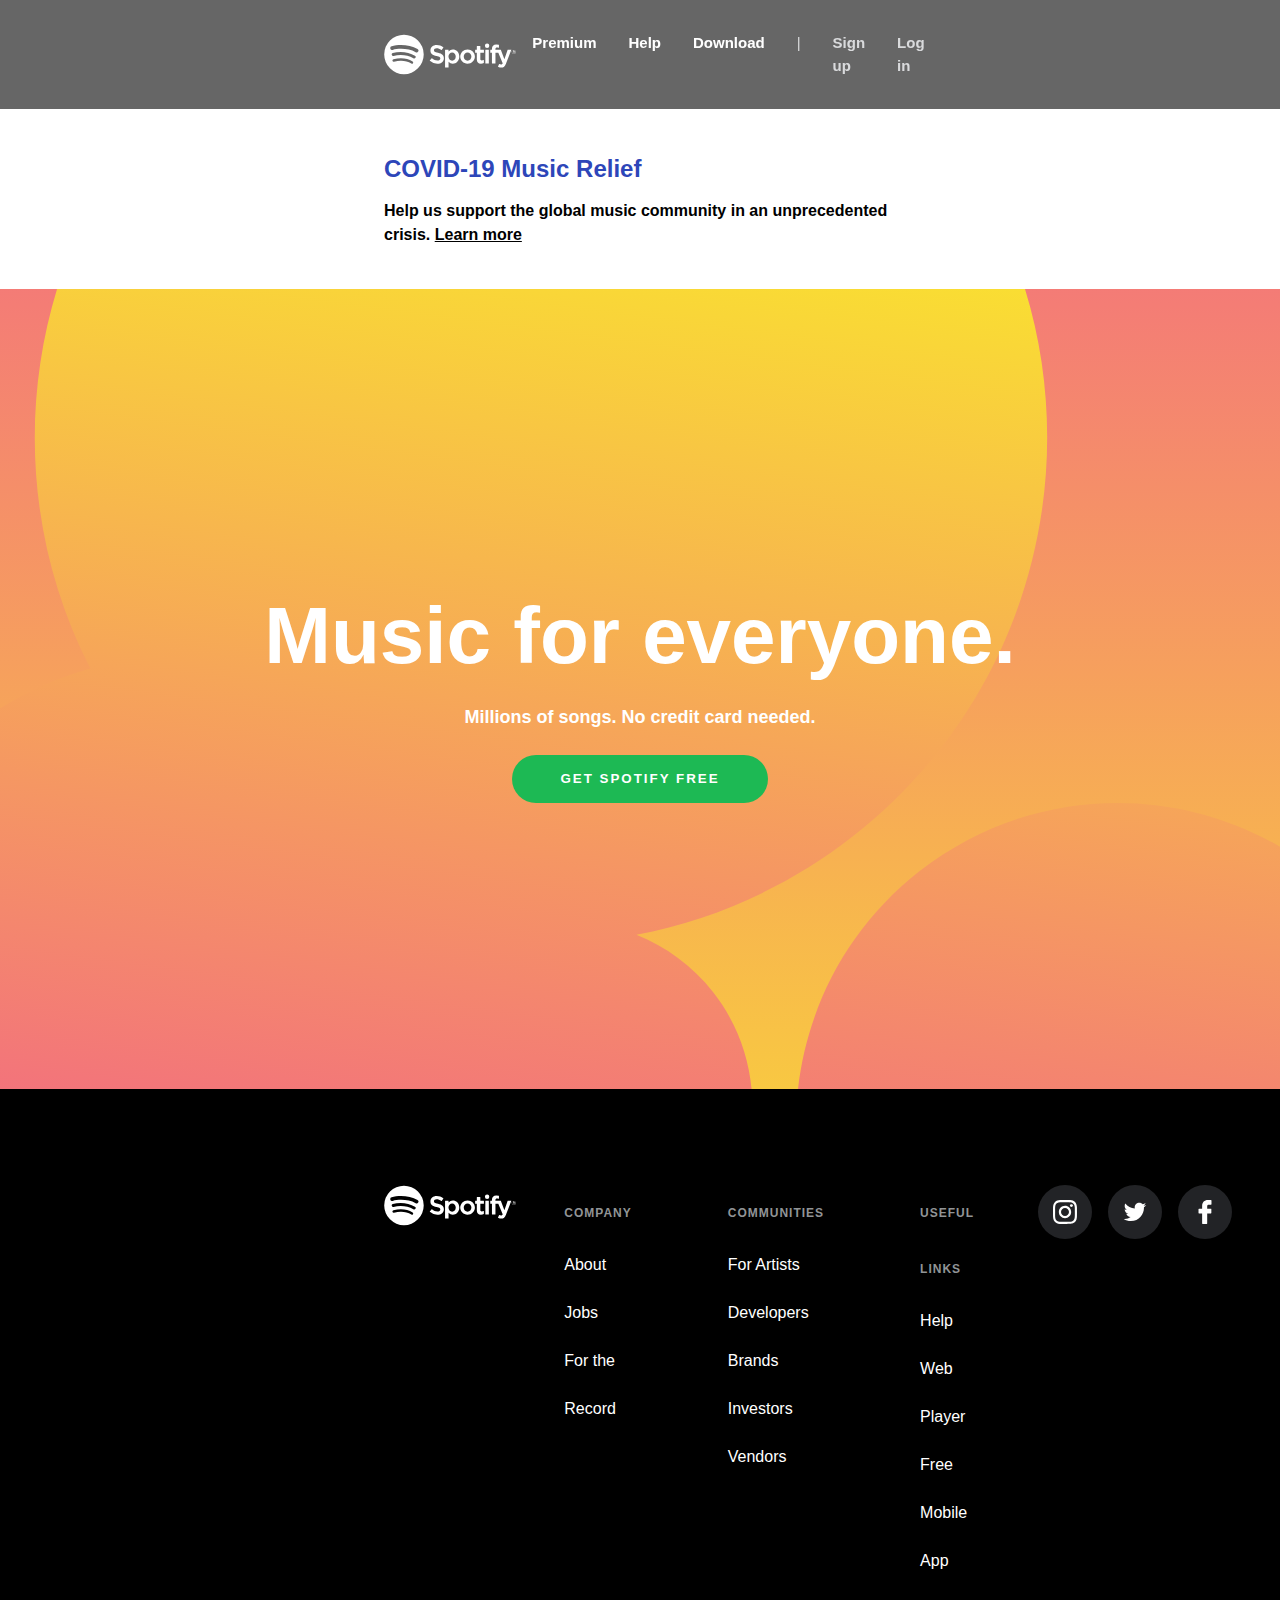
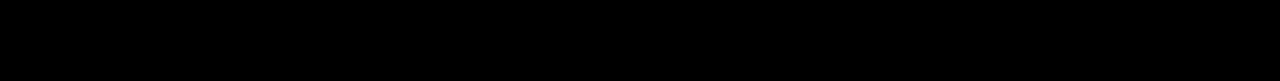
<file: Home/index.html>
<!DOCTYPE html>
<html lang="en">

<head>
    <meta charset="UTF-8">
    <meta name="viewport" content="width=device-width, initial-scale=1.0">
    <title>Music for everyone - Spotify</title>
    <link rel="icon" href="../logo.png">
    <link href="https://fonts.googleapis.com/css2?family=Alatsi" rel="stylesheet">
    <link rel="stylesheet" href="../base.css">
    <link rel="stylesheet" href="../header.css">
    <link rel="stylesheet" href="../button.css">
    <link rel="stylesheet" href="style.css">
    

</head>

<body>
    <main>
        <header>
            <div class="logo">
                <svg viewBox="0 0 63 20" xmlns="http://www.w3.org/2000/svg" preserveAspectRatio="xMidYMin meet">
                    <g fill-rule="evenodd" class="svelte-1gcdbl9">
                        <path
                            d="M61.842 9.506a1.02 1.02 0 0 1-1.023-1.024c0-.562.453-1.03 1.029-1.03a1.02 1.02 0 0 1 1.023 1.024 1.03 1.03 0 0 1-1.029 1.03m.006-1.952a.915.915 0 0 0-.922.928c0 .51.394.921.916.921a.916.916 0 0 0 .922-.927.908.908 0 0 0-.916-.922m.226 1.027l.29.406h-.244l-.26-.372h-.225v.372h-.204V7.912h.48c.249 0 .413.128.413.343 0 .176-.102.284-.25.326m-.172-.485h-.267v.34h.267c.133 0 .212-.065.212-.17 0-.11-.08-.17-.212-.17m-12.804-3.52a1.043 1.043 0 1 0-.001 2.086 1.043 1.043 0 0 0 0-2.087m.72 2.89h-1.454a.107.107 0 0 0-.106.107v6.346c0 .06.047.107.106.107h1.455a.107.107 0 0 0 .107-.107V7.572a.107.107 0 0 0-.107-.107m3.233.006v-.2c0-.592.227-.856.736-.856.303 0 .546.06.82.152a.106.106 0 0 0 .14-.102V5.24a.107.107 0 0 0-.076-.102 3.993 3.993 0 0 0-1.21-.174c-1.343 0-2.053.757-2.053 2.188v.308h-.699a.107.107 0 0 0-.107.106v1.257c0 .059.048.107.107.107h.699v4.99c0 .058.047.106.106.106h1.455a.107.107 0 0 0 .106-.107v-4.99h1.358l2.081 4.99c-.236.523-.468.628-.785.628-.257 0-.527-.077-.803-.228a.109.109 0 0 0-.084-.008.106.106 0 0 0-.063.058l-.493 1.081a.106.106 0 0 0 .045.138c.515.279.98.398 1.554.398 1.074 0 1.668-.5 2.191-1.847L60.6 7.617a.106.106 0 0 0-.099-.146h-1.514a.107.107 0 0 0-.1.072l-1.552 4.431-1.7-4.434a.106.106 0 0 0-.099-.069h-2.485m-5.577-.006h-1.6V5.828a.106.106 0 0 0-.107-.106h-1.455a.107.107 0 0 0-.106.106v1.637h-.7a.106.106 0 0 0-.106.107v1.25c0 .059.048.107.106.107h.7v3.234c0 1.308.65 1.97 1.934 1.97.522 0 .954-.107 1.362-.338a.106.106 0 0 0 .054-.093v-1.19a.106.106 0 0 0-.154-.096c-.28.141-.551.206-.854.206-.467 0-.675-.211-.675-.686V8.929h1.6a.106.106 0 0 0 .107-.107v-1.25a.106.106 0 0 0-.106-.107m-7.671-.133c-1.96 0-3.497 1.51-3.497 3.437 0 1.907 1.526 3.4 3.473 3.4 1.967 0 3.508-1.504 3.508-3.424 0-1.914-1.53-3.413-3.484-3.413m0 5.362c-1.043 0-1.83-.838-1.83-1.95 0-1.115.76-1.924 1.806-1.924 1.05 0 1.84.838 1.84 1.95 0 1.115-.763 1.924-1.816 1.924m-7.014-5.362c-.82 0-1.492.323-2.046.984v-.744a.107.107 0 0 0-.106-.107h-1.455a.107.107 0 0 0-.106.107v8.27c0 .058.048.106.106.106h1.455a.107.107 0 0 0 .106-.106v-2.61c.555.621 1.227.925 2.046.925 1.522 0 3.063-1.172 3.063-3.412s-1.54-3.413-3.063-3.413m1.372 3.413c0 1.14-.703 1.937-1.709 1.937-.995 0-1.745-.833-1.745-1.937s.75-1.937 1.745-1.937c.99 0 1.71.814 1.71 1.937m-8.437-1.81c-1.624-.388-1.913-.66-1.913-1.231 0-.54.508-.903 1.264-.903.732 0 1.459.275 2.22.843a.107.107 0 0 0 .15-.023l.794-1.119a.107.107 0 0 0-.02-.144c-.906-.728-1.927-1.081-3.12-1.081-1.755 0-2.98 1.052-2.98 2.559 0 1.615 1.057 2.187 2.884 2.628 1.554.358 1.817.658 1.817 1.195 0 .594-.53.963-1.385.963-.948 0-1.721-.32-2.587-1.068a.11.11 0 0 0-.078-.026.105.105 0 0 0-.073.038l-.89 1.058a.105.105 0 0 0 .011.148 5.303 5.303 0 0 0 3.581 1.373c1.89 0 3.112-1.033 3.112-2.631 0-1.351-.807-2.098-2.787-2.58M9.507.305a9.41 9.41 0 1 0 0 18.82 9.41 9.41 0 0 0 0-18.82m4.316 13.572a.586.586 0 0 1-.807.195c-2.21-1.35-4.99-1.655-8.266-.907a.586.586 0 1 1-.261-1.143c3.584-.82 6.659-.467 9.139 1.049.276.169.363.53.195.806m1.15-2.562a.734.734 0 0 1-1.008.242c-2.529-1.555-6.385-2.005-9.377-1.097a.735.735 0 0 1-.426-1.404c3.418-1.037 7.666-.534 10.57 1.25a.734.734 0 0 1 .242 1.01m.1-2.669C12.04 6.846 7.036 6.68 4.141 7.56a.88.88 0 1 1-.511-1.684c3.323-1.01 8.849-.814 12.34 1.258a.88.88 0 0 1-.898 1.514">
                        </path>
                    </g>
                </svg>
            </div>

            <div class="navigation">
                <ul>
                    <li><a href="premium.html">Premium</a></li>
                    <li><a href="https://www.spotify.com/bg/premium/?checkout=false">Help</a></li>
                    <li><a href="https://www.spotify.com/bg/premium/?checkout=false">Download</a></li>
                    <li class="separator">|</li>
                    <li class="signup"><a href="https://www.spotify.com/bg/premium/?checkout=false">Sign up</a></li>
                    <li class="login"><a href="https://www.spotify.com/bg/premium/?checkout=false">Log in</a></li>

                </ul>
            </div>
        </header>

        <div class="covid-19">
            <div class="title">
                COVID-19 Music Relief
            </div>

            <div class="description">
                Help us support the global music community in an unprecedented crisis. <a href="covid.html">Learn more</a>
            </div>

        </div>

        <section>
            <div class="background">

            </div>
            <div class="body">
                <h1>
                    Music for everyone.
                </h1>

                <h4>
                    Millions of songs. No credit card needed.
                </h4>

                <button class="button">
                    GET SPOTIFY FREE
                </button>
            </div>
        </section>

        <footer>
            <div class="logo">
                <svg viewBox="0 0 63 20" xmlns="http://www.w3.org/2000/svg" preserveAspectRatio="xMidYMin meet">
                    <g fill-rule="evenodd" class="svelte-1gcdbl9">
                        <path
                            d="M61.842 9.506a1.02 1.02 0 0 1-1.023-1.024c0-.562.453-1.03 1.029-1.03a1.02 1.02 0 0 1 1.023 1.024 1.03 1.03 0 0 1-1.029 1.03m.006-1.952a.915.915 0 0 0-.922.928c0 .51.394.921.916.921a.916.916 0 0 0 .922-.927.908.908 0 0 0-.916-.922m.226 1.027l.29.406h-.244l-.26-.372h-.225v.372h-.204V7.912h.48c.249 0 .413.128.413.343 0 .176-.102.284-.25.326m-.172-.485h-.267v.34h.267c.133 0 .212-.065.212-.17 0-.11-.08-.17-.212-.17m-12.804-3.52a1.043 1.043 0 1 0-.001 2.086 1.043 1.043 0 0 0 0-2.087m.72 2.89h-1.454a.107.107 0 0 0-.106.107v6.346c0 .06.047.107.106.107h1.455a.107.107 0 0 0 .107-.107V7.572a.107.107 0 0 0-.107-.107m3.233.006v-.2c0-.592.227-.856.736-.856.303 0 .546.06.82.152a.106.106 0 0 0 .14-.102V5.24a.107.107 0 0 0-.076-.102 3.993 3.993 0 0 0-1.21-.174c-1.343 0-2.053.757-2.053 2.188v.308h-.699a.107.107 0 0 0-.107.106v1.257c0 .059.048.107.107.107h.699v4.99c0 .058.047.106.106.106h1.455a.107.107 0 0 0 .106-.107v-4.99h1.358l2.081 4.99c-.236.523-.468.628-.785.628-.257 0-.527-.077-.803-.228a.109.109 0 0 0-.084-.008.106.106 0 0 0-.063.058l-.493 1.081a.106.106 0 0 0 .045.138c.515.279.98.398 1.554.398 1.074 0 1.668-.5 2.191-1.847L60.6 7.617a.106.106 0 0 0-.099-.146h-1.514a.107.107 0 0 0-.1.072l-1.552 4.431-1.7-4.434a.106.106 0 0 0-.099-.069h-2.485m-5.577-.006h-1.6V5.828a.106.106 0 0 0-.107-.106h-1.455a.107.107 0 0 0-.106.106v1.637h-.7a.106.106 0 0 0-.106.107v1.25c0 .059.048.107.106.107h.7v3.234c0 1.308.65 1.97 1.934 1.97.522 0 .954-.107 1.362-.338a.106.106 0 0 0 .054-.093v-1.19a.106.106 0 0 0-.154-.096c-.28.141-.551.206-.854.206-.467 0-.675-.211-.675-.686V8.929h1.6a.106.106 0 0 0 .107-.107v-1.25a.106.106 0 0 0-.106-.107m-7.671-.133c-1.96 0-3.497 1.51-3.497 3.437 0 1.907 1.526 3.4 3.473 3.4 1.967 0 3.508-1.504 3.508-3.424 0-1.914-1.53-3.413-3.484-3.413m0 5.362c-1.043 0-1.83-.838-1.83-1.95 0-1.115.76-1.924 1.806-1.924 1.05 0 1.84.838 1.84 1.95 0 1.115-.763 1.924-1.816 1.924m-7.014-5.362c-.82 0-1.492.323-2.046.984v-.744a.107.107 0 0 0-.106-.107h-1.455a.107.107 0 0 0-.106.107v8.27c0 .058.048.106.106.106h1.455a.107.107 0 0 0 .106-.106v-2.61c.555.621 1.227.925 2.046.925 1.522 0 3.063-1.172 3.063-3.412s-1.54-3.413-3.063-3.413m1.372 3.413c0 1.14-.703 1.937-1.709 1.937-.995 0-1.745-.833-1.745-1.937s.75-1.937 1.745-1.937c.99 0 1.71.814 1.71 1.937m-8.437-1.81c-1.624-.388-1.913-.66-1.913-1.231 0-.54.508-.903 1.264-.903.732 0 1.459.275 2.22.843a.107.107 0 0 0 .15-.023l.794-1.119a.107.107 0 0 0-.02-.144c-.906-.728-1.927-1.081-3.12-1.081-1.755 0-2.98 1.052-2.98 2.559 0 1.615 1.057 2.187 2.884 2.628 1.554.358 1.817.658 1.817 1.195 0 .594-.53.963-1.385.963-.948 0-1.721-.32-2.587-1.068a.11.11 0 0 0-.078-.026.105.105 0 0 0-.073.038l-.89 1.058a.105.105 0 0 0 .011.148 5.303 5.303 0 0 0 3.581 1.373c1.89 0 3.112-1.033 3.112-2.631 0-1.351-.807-2.098-2.787-2.58M9.507.305a9.41 9.41 0 1 0 0 18.82 9.41 9.41 0 0 0 0-18.82m4.316 13.572a.586.586 0 0 1-.807.195c-2.21-1.35-4.99-1.655-8.266-.907a.586.586 0 1 1-.261-1.143c3.584-.82 6.659-.467 9.139 1.049.276.169.363.53.195.806m1.15-2.562a.734.734 0 0 1-1.008.242c-2.529-1.555-6.385-2.005-9.377-1.097a.735.735 0 0 1-.426-1.404c3.418-1.037 7.666-.534 10.57 1.25a.734.734 0 0 1 .242 1.01m.1-2.669C12.04 6.846 7.036 6.68 4.141 7.56a.88.88 0 1 1-.511-1.684c3.323-1.01 8.849-.814 12.34 1.258a.88.88 0 0 1-.898 1.514">
                        </path>
                    </g>
                </svg>
            </div>

            <div class="links">
                <div class="list">
                    <div class="title">
                        Company
                    </div>
                    <ul>
                        <li>About</li>
                        <li>Jobs</li>
                        <li>For the Record</li>
                    </ul>
                </div>

                <div class="list">
                    <div class="title">
                        Communities
                    </div>
                    <ul>
                        <li>For Artists</li>
                        <li>Developers</li>
                        <li>Brands</li>
                        <li>Investors</li>
                        <li>Vendors</li>
                    </ul>
                </div>

                <div class="list">
                    <div class="title">
                        Useful Links
                    </div>
                    <ul>
                        <li>Help</li>
                        <li>Web Player</li>
                        <li>Free Mobile App</li>
                    </ul>
                </div>
            </div>

            <div class="icons">
                <div class="icon">
                    <svg xmlns="http://www.w3.org/2000/svg" viewBox="0 0 24 24"><path d="m12.004 5.838c-3.403 0-6.158 2.758-6.158 6.158 0 3.403 2.758 6.158 6.158 6.158 3.403 0 6.158-2.758 6.158-6.158 0-3.403-2.758-6.158-6.158-6.158zm0 10.155c-2.209 0-3.997-1.789-3.997-3.997s1.789-3.997 3.997-3.997 3.997 1.789 3.997 3.997c.001 2.208-1.788 3.997-3.997 3.997z"/><path d="m16.948.076c-2.208-.103-7.677-.098-9.887 0-1.942.091-3.655.56-5.036 1.941-2.308 2.308-2.013 5.418-2.013 9.979 0 4.668-.26 7.706 2.013 9.979 2.317 2.316 5.472 2.013 9.979 2.013 4.624 0 6.22.003 7.855-.63 2.223-.863 3.901-2.85 4.065-6.419.104-2.209.098-7.677 0-9.887-.198-4.213-2.459-6.768-6.976-6.976zm3.495 20.372c-1.513 1.513-3.612 1.378-8.468 1.378-5 0-7.005.074-8.468-1.393-1.685-1.677-1.38-4.37-1.38-8.453 0-5.525-.567-9.504 4.978-9.788 1.274-.045 1.649-.06 4.856-.06l.045.03c5.329 0 9.51-.558 9.761 4.986.057 1.265.07 1.645.07 4.847-.001 4.942.093 6.959-1.394 8.453z"/><circle cx="18.406" cy="5.595" r="1.439"/></svg>
                </div>

                <div class="icon">
                    <svg xmlns="http://www.w3.org/2000/svg" viewBox="-21 -81 681.33464 681"><path d="m200.964844 515.292969c241.050781 0 372.871094-199.703125 372.871094-372.871094 0-5.671875-.117188-11.320313-.371094-16.9375 25.585937-18.5 47.824218-41.585937 65.371094-67.863281-23.480469 10.441406-48.753907 17.460937-75.257813 20.636718 27.054687-16.230468 47.828125-41.894531 57.625-72.488281-25.320313 15.011719-53.363281 25.917969-83.214844 31.808594-23.914062-25.472656-57.964843-41.402344-95.664062-41.402344-72.367188 0-131.058594 58.6875-131.058594 131.03125 0 10.289063 1.152344 20.289063 3.398437 29.882813-108.917968-5.480469-205.503906-57.625-270.132812-136.921875-11.25 19.363281-17.742188 41.863281-17.742188 65.871093 0 45.460938 23.136719 85.605469 58.316407 109.082032-21.5-.660156-41.695313-6.5625-59.351563-16.386719-.019531.550781-.019531 1.085937-.019531 1.671875 0 63.46875 45.171875 116.460938 105.144531 128.46875-11.015625 2.996094-22.605468 4.609375-34.558594 4.609375-8.429687 0-16.648437-.828125-24.632812-2.363281 16.683594 52.070312 65.066406 89.960937 122.425781 91.023437-44.855469 35.15625-101.359375 56.097657-162.769531 56.097657-10.5625 0-21.003906-.605469-31.2617188-1.816407 57.9999998 37.175781 126.8710938 58.871094 200.8867188 58.871094"/></svg>
                </div>

                <div class="icon">
                    <svg xmlns="http://www.w3.org/2000/svg" viewBox="0 0 96.124 96.123">
                        <g>
                            <path d="M72.089,0.02L59.624,0C45.62,0,36.57,9.285,36.57,23.656v10.907H24.037c-1.083,0-1.96,0.878-1.96,1.961v15.803
                                c0,1.083,0.878,1.96,1.96,1.96h12.533v39.876c0,1.083,0.877,1.96,1.96,1.96h16.352c1.083,0,1.96-0.878,1.96-1.96V54.287h14.654
                                c1.083,0,1.96-0.877,1.96-1.96l0.006-15.803c0-0.52-0.207-1.018-0.574-1.386c-0.367-0.368-0.867-0.575-1.387-0.575H56.842v-9.246
                                c0-4.444,1.059-6.7,6.848-6.7l8.397-0.003c1.082,0,1.959-0.878,1.959-1.96V1.98C74.046,0.899,73.17,0.022,72.089,0.02z"/>
                        </g>
                        </svg>
                </div>
            </div>

        </footer>

    </main>
</body>

</html>
</file>
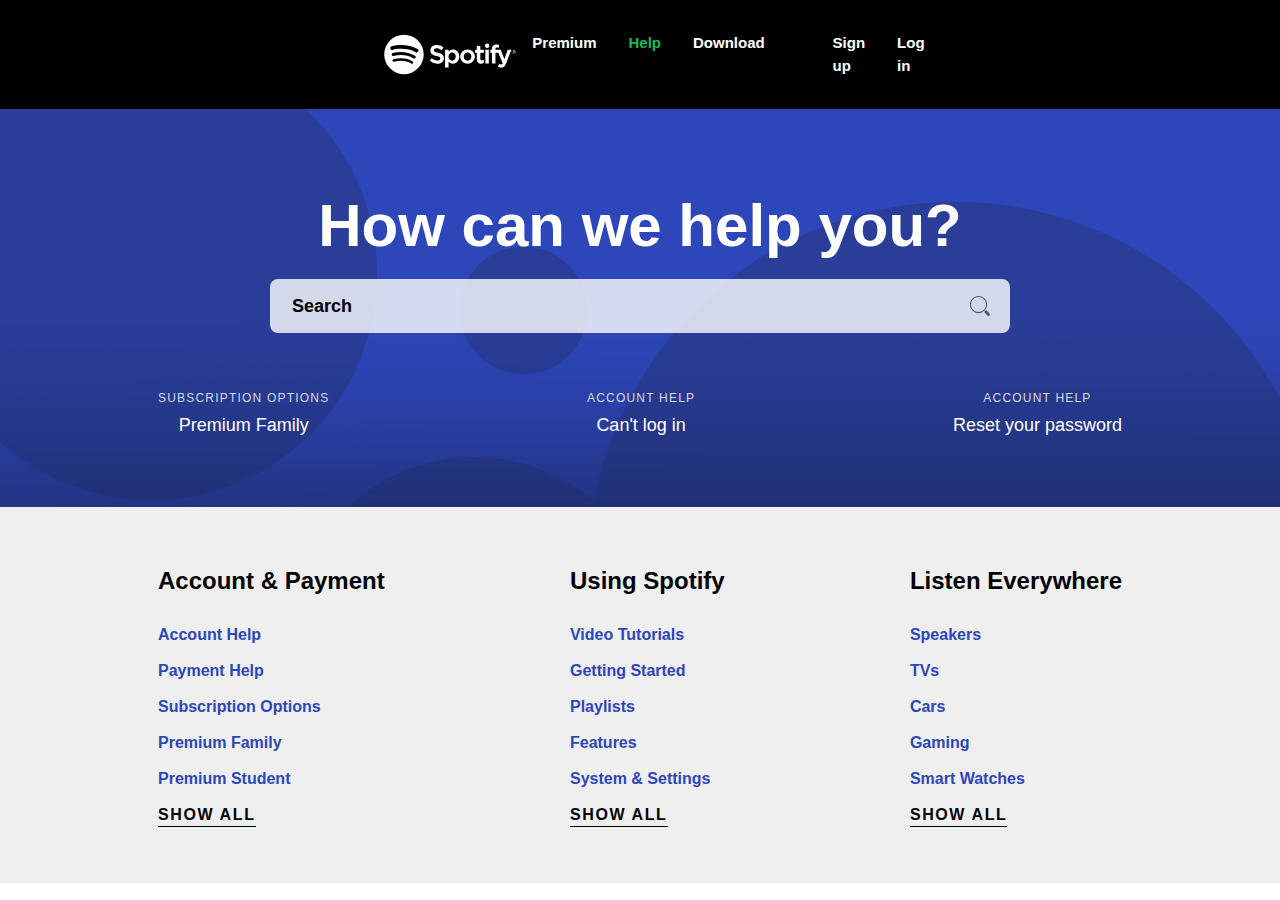
<file: Help/help.html>
<!DOCTYPE html>
<html lang="en">

<head>
    <meta charset="UTF-8">
    <meta name="viewport" content="width=device-width, initial-scale=1.0">
    <title>Document</title>
    <link rel="stylesheet" href="../base.css">
    <link rel="stylesheet" href="../header.css">
    <link rel="stylesheet" href="../button.css">
    <link rel="stylesheet" href="help.css">

</head>

<body>
    <header>
        <div class="logo">
            <svg viewBox="0 0 63 20" xmlns="http://www.w3.org/2000/svg" preserveAspectRatio="xMidYMin meet">
                <g fill-rule="evenodd" class="svelte-1gcdbl9">
                    <path
                        d="M61.842 9.506a1.02 1.02 0 0 1-1.023-1.024c0-.562.453-1.03 1.029-1.03a1.02 1.02 0 0 1 1.023 1.024 1.03 1.03 0 0 1-1.029 1.03m.006-1.952a.915.915 0 0 0-.922.928c0 .51.394.921.916.921a.916.916 0 0 0 .922-.927.908.908 0 0 0-.916-.922m.226 1.027l.29.406h-.244l-.26-.372h-.225v.372h-.204V7.912h.48c.249 0 .413.128.413.343 0 .176-.102.284-.25.326m-.172-.485h-.267v.34h.267c.133 0 .212-.065.212-.17 0-.11-.08-.17-.212-.17m-12.804-3.52a1.043 1.043 0 1 0-.001 2.086 1.043 1.043 0 0 0 0-2.087m.72 2.89h-1.454a.107.107 0 0 0-.106.107v6.346c0 .06.047.107.106.107h1.455a.107.107 0 0 0 .107-.107V7.572a.107.107 0 0 0-.107-.107m3.233.006v-.2c0-.592.227-.856.736-.856.303 0 .546.06.82.152a.106.106 0 0 0 .14-.102V5.24a.107.107 0 0 0-.076-.102 3.993 3.993 0 0 0-1.21-.174c-1.343 0-2.053.757-2.053 2.188v.308h-.699a.107.107 0 0 0-.107.106v1.257c0 .059.048.107.107.107h.699v4.99c0 .058.047.106.106.106h1.455a.107.107 0 0 0 .106-.107v-4.99h1.358l2.081 4.99c-.236.523-.468.628-.785.628-.257 0-.527-.077-.803-.228a.109.109 0 0 0-.084-.008.106.106 0 0 0-.063.058l-.493 1.081a.106.106 0 0 0 .045.138c.515.279.98.398 1.554.398 1.074 0 1.668-.5 2.191-1.847L60.6 7.617a.106.106 0 0 0-.099-.146h-1.514a.107.107 0 0 0-.1.072l-1.552 4.431-1.7-4.434a.106.106 0 0 0-.099-.069h-2.485m-5.577-.006h-1.6V5.828a.106.106 0 0 0-.107-.106h-1.455a.107.107 0 0 0-.106.106v1.637h-.7a.106.106 0 0 0-.106.107v1.25c0 .059.048.107.106.107h.7v3.234c0 1.308.65 1.97 1.934 1.97.522 0 .954-.107 1.362-.338a.106.106 0 0 0 .054-.093v-1.19a.106.106 0 0 0-.154-.096c-.28.141-.551.206-.854.206-.467 0-.675-.211-.675-.686V8.929h1.6a.106.106 0 0 0 .107-.107v-1.25a.106.106 0 0 0-.106-.107m-7.671-.133c-1.96 0-3.497 1.51-3.497 3.437 0 1.907 1.526 3.4 3.473 3.4 1.967 0 3.508-1.504 3.508-3.424 0-1.914-1.53-3.413-3.484-3.413m0 5.362c-1.043 0-1.83-.838-1.83-1.95 0-1.115.76-1.924 1.806-1.924 1.05 0 1.84.838 1.84 1.95 0 1.115-.763 1.924-1.816 1.924m-7.014-5.362c-.82 0-1.492.323-2.046.984v-.744a.107.107 0 0 0-.106-.107h-1.455a.107.107 0 0 0-.106.107v8.27c0 .058.048.106.106.106h1.455a.107.107 0 0 0 .106-.106v-2.61c.555.621 1.227.925 2.046.925 1.522 0 3.063-1.172 3.063-3.412s-1.54-3.413-3.063-3.413m1.372 3.413c0 1.14-.703 1.937-1.709 1.937-.995 0-1.745-.833-1.745-1.937s.75-1.937 1.745-1.937c.99 0 1.71.814 1.71 1.937m-8.437-1.81c-1.624-.388-1.913-.66-1.913-1.231 0-.54.508-.903 1.264-.903.732 0 1.459.275 2.22.843a.107.107 0 0 0 .15-.023l.794-1.119a.107.107 0 0 0-.02-.144c-.906-.728-1.927-1.081-3.12-1.081-1.755 0-2.98 1.052-2.98 2.559 0 1.615 1.057 2.187 2.884 2.628 1.554.358 1.817.658 1.817 1.195 0 .594-.53.963-1.385.963-.948 0-1.721-.32-2.587-1.068a.11.11 0 0 0-.078-.026.105.105 0 0 0-.073.038l-.89 1.058a.105.105 0 0 0 .011.148 5.303 5.303 0 0 0 3.581 1.373c1.89 0 3.112-1.033 3.112-2.631 0-1.351-.807-2.098-2.787-2.58M9.507.305a9.41 9.41 0 1 0 0 18.82 9.41 9.41 0 0 0 0-18.82m4.316 13.572a.586.586 0 0 1-.807.195c-2.21-1.35-4.99-1.655-8.266-.907a.586.586 0 1 1-.261-1.143c3.584-.82 6.659-.467 9.139 1.049.276.169.363.53.195.806m1.15-2.562a.734.734 0 0 1-1.008.242c-2.529-1.555-6.385-2.005-9.377-1.097a.735.735 0 0 1-.426-1.404c3.418-1.037 7.666-.534 10.57 1.25a.734.734 0 0 1 .242 1.01m.1-2.669C12.04 6.846 7.036 6.68 4.141 7.56a.88.88 0 1 1-.511-1.684c3.323-1.01 8.849-.814 12.34 1.258a.88.88 0 0 1-.898 1.514">
                    </path>
                </g>
            </svg>
        </div>

        <div class="navigation">
            <ul>
                <li><a href="premium.html">Premium</a></li>
                <li class="is-active"><a href="https://www.spotify.com/bg/premium/?checkout=false">Help</a></li>
                <li><a href="https://www.spotify.com/bg/premium/?checkout=false">Download</a></li>
                <li class="separator">|</li>
                <li class="signup"><a href="https://www.spotify.com/bg/premium/?checkout=false">Sign up</a></li>
                <li class="login"><a href="https://www.spotify.com/bg/premium/?checkout=false">Log in</a></li>

            </ul>
        </div>

    </header>

    <section class="content">
        
        <div class="grid-container">

            <h1>How can we help you?</h1>

            <div class="search-input">
                <input type="text" placeholder="Search">
                <div class="search-input-icon">
                    <svg id="search-icon" viewBox="0 0 28 28">
                        <g>
                            <g>
                                <path d="M12,1.5c5.8,0,10.5,4.7,10.5,10.5S17.8,22.5,12,22.5S1.5,17.8,1.5,12S6.2,1.5,12,1.5 M12,0
                C5.4,0,0,5.4,0,12s5.4,12,12,12s12-5.4,12-12S18.6,0,12,0L12,0z"></path>
                            </g>
                            <g>
                                <path d="M27.4,24.6l-4.9-4.9c-0.8,1.1-1.7,2-2.8,2.8l4.9,4.9C25,27.8,25.5,28,26,28s1-0.2,1.4-0.6
                C28.2,26.6,28.2,25.4,27.4,24.6z"></path>
                            </g>
                        </g>
                    </svg>
                </div>
            </div>
            <div class="list">
                <div class="list-item">
                    <div class="list-item-header">Subscription options</div>
                    <div class="list-item-link">Premium Family</div>
                </div>
                <div class="list-item">
                    <div class="list-item-header">Account help</div>
                    <div class="list-item-link">Can't log in</div>
                </div>

                <div class="list-item">
                    <div class="list-item-header">Account help</div>
                    <div class="list-item-link">Reset your password</div>
                </div>

            </div>
        </div>
    </section>

    <section class="front-navigation">    
        <div class="grid-container">
            <div class="front-navigation-menu">
                <div>
                    <h3 class="front-navigation-menu-header">
                        Account & Payment
                    </h3>
                    <ul>
                        <li>Account Help</li>
                        <li>Payment Help</li>
                        <li>Subscription Options</li>
                        <li>Premium Family</li>
                        <li>Premium Student</li>
                    </ul>
                    <div class="front-navigation-menu-footer"><span>Show All</span></div>
                </div>

                <div>
                    <h3 class="front-navigation-menu-header">
                        Using Spotify
                    </h3>

                    <ul>
                        <li>Video Tutorials</li>
                        <li>Getting Started</li>
                        <li>Playlists</li>
                        <li>Features</li>
                        <li>System & Settings</li>
                    </ul>

                    <div class="front-navigation-menu-footer"><span>Show All</span></div>
                </div>

                <div>
                    <h3 class="front-navigation-menu-header">Listen Everywhere</h3>
                    <ul>
                        <li>Speakers</li>
                        <li>TVs</li>
                        <li>Cars</li>
                        <li>Gaming</li>
                        <li>Smart Watches</li>
                    </ul>
                    <div class="front-navigation-menu-footer"><span>Show All</span></div>
                </div>
            </div>
        </div>
    </section>

</body>

</html>
</file>
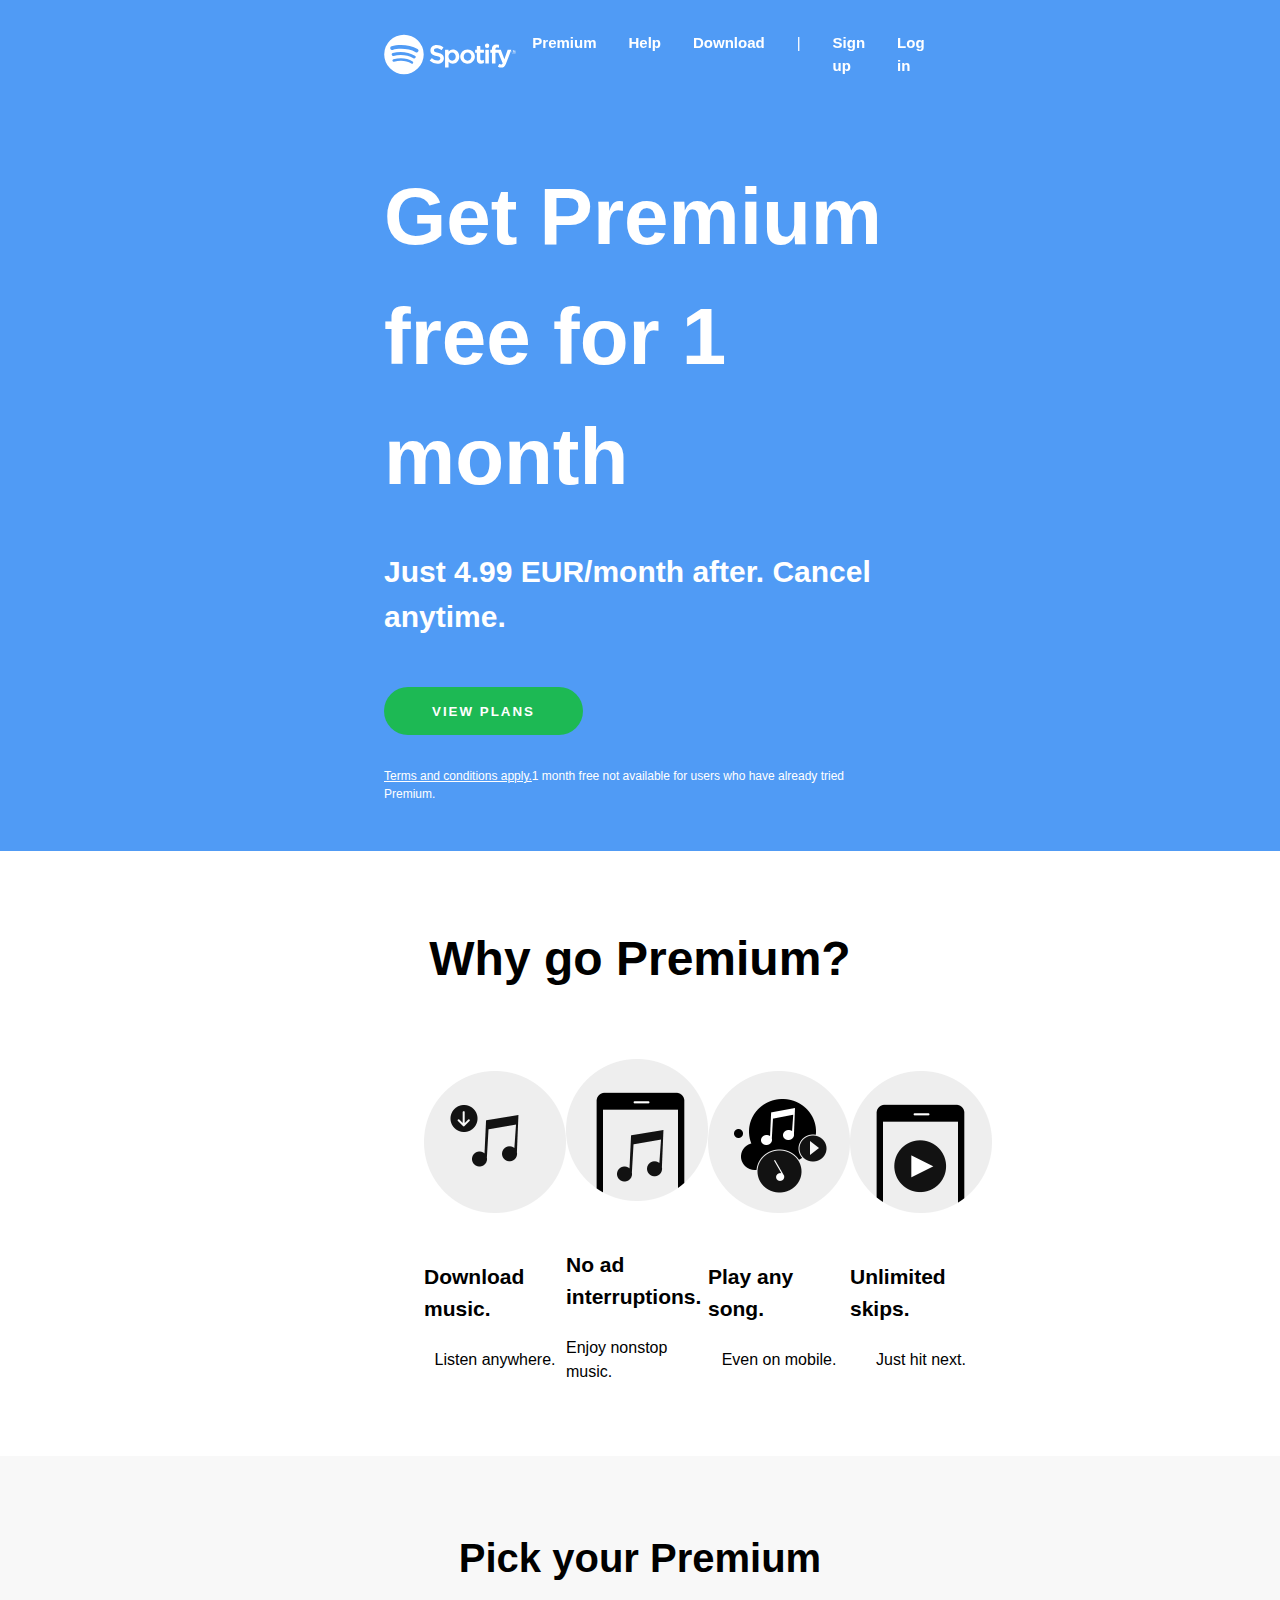
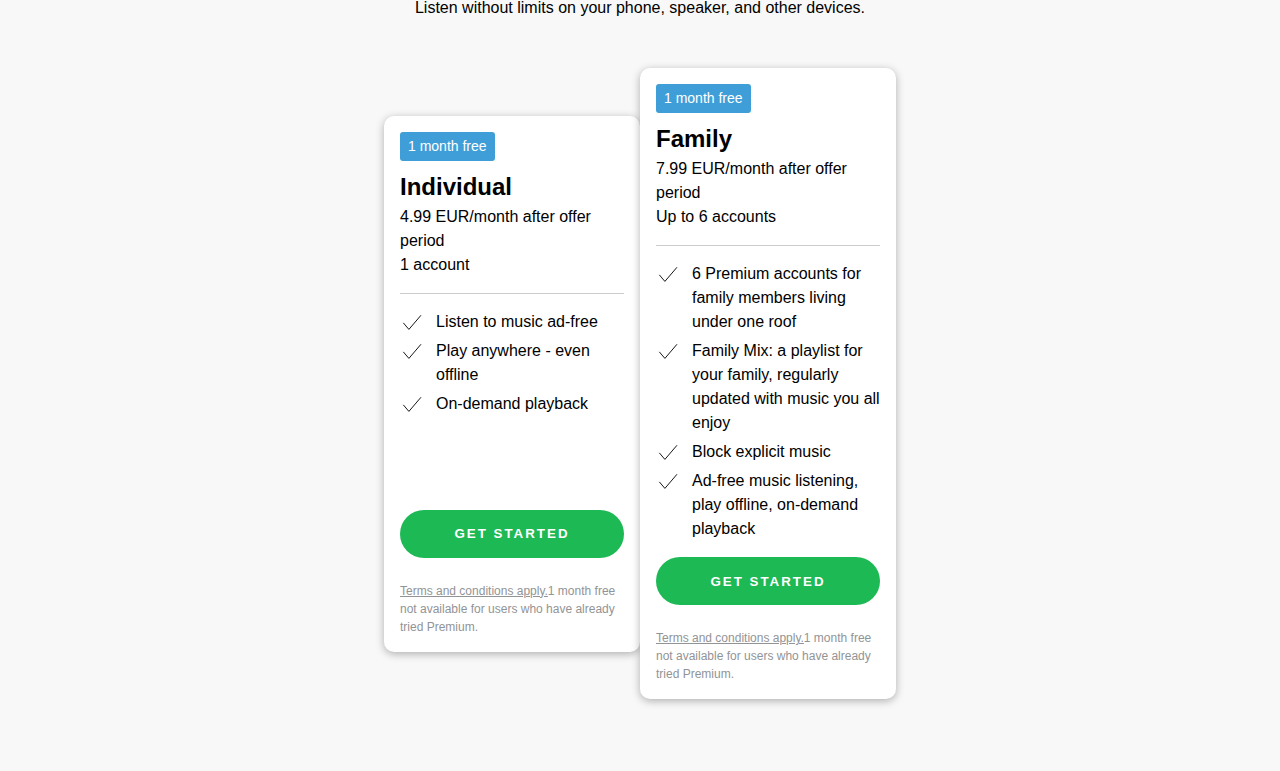
<file: Premium/premium.html>
<!DOCTYPE html>
<html lang="en">
<head>
    <meta charset="UTF-8">
    <meta name="viewport" content="width=device-width, initial-scale=1.0">
    <title>Music for everyone - Spotify</title>
    <link rel="icon" href="../logo.png">
    <link rel="stylesheet" href="../base.css">
    <link rel="stylesheet" href="../header.css">
    <link rel="stylesheet" href="../button.css">
    <link rel="stylesheet" href="premium.css">
</head>
<body>
    <div class="content">
        <header>
            <div class="logo">
                <svg viewBox="0 0 63 20" xmlns="http://www.w3.org/2000/svg" preserveAspectRatio="xMidYMin meet">
                    <g fill-rule="evenodd" class="svelte-1gcdbl9">
                        <path
                            d="M61.842 9.506a1.02 1.02 0 0 1-1.023-1.024c0-.562.453-1.03 1.029-1.03a1.02 1.02 0 0 1 1.023 1.024 1.03 1.03 0 0 1-1.029 1.03m.006-1.952a.915.915 0 0 0-.922.928c0 .51.394.921.916.921a.916.916 0 0 0 .922-.927.908.908 0 0 0-.916-.922m.226 1.027l.29.406h-.244l-.26-.372h-.225v.372h-.204V7.912h.48c.249 0 .413.128.413.343 0 .176-.102.284-.25.326m-.172-.485h-.267v.34h.267c.133 0 .212-.065.212-.17 0-.11-.08-.17-.212-.17m-12.804-3.52a1.043 1.043 0 1 0-.001 2.086 1.043 1.043 0 0 0 0-2.087m.72 2.89h-1.454a.107.107 0 0 0-.106.107v6.346c0 .06.047.107.106.107h1.455a.107.107 0 0 0 .107-.107V7.572a.107.107 0 0 0-.107-.107m3.233.006v-.2c0-.592.227-.856.736-.856.303 0 .546.06.82.152a.106.106 0 0 0 .14-.102V5.24a.107.107 0 0 0-.076-.102 3.993 3.993 0 0 0-1.21-.174c-1.343 0-2.053.757-2.053 2.188v.308h-.699a.107.107 0 0 0-.107.106v1.257c0 .059.048.107.107.107h.699v4.99c0 .058.047.106.106.106h1.455a.107.107 0 0 0 .106-.107v-4.99h1.358l2.081 4.99c-.236.523-.468.628-.785.628-.257 0-.527-.077-.803-.228a.109.109 0 0 0-.084-.008.106.106 0 0 0-.063.058l-.493 1.081a.106.106 0 0 0 .045.138c.515.279.98.398 1.554.398 1.074 0 1.668-.5 2.191-1.847L60.6 7.617a.106.106 0 0 0-.099-.146h-1.514a.107.107 0 0 0-.1.072l-1.552 4.431-1.7-4.434a.106.106 0 0 0-.099-.069h-2.485m-5.577-.006h-1.6V5.828a.106.106 0 0 0-.107-.106h-1.455a.107.107 0 0 0-.106.106v1.637h-.7a.106.106 0 0 0-.106.107v1.25c0 .059.048.107.106.107h.7v3.234c0 1.308.65 1.97 1.934 1.97.522 0 .954-.107 1.362-.338a.106.106 0 0 0 .054-.093v-1.19a.106.106 0 0 0-.154-.096c-.28.141-.551.206-.854.206-.467 0-.675-.211-.675-.686V8.929h1.6a.106.106 0 0 0 .107-.107v-1.25a.106.106 0 0 0-.106-.107m-7.671-.133c-1.96 0-3.497 1.51-3.497 3.437 0 1.907 1.526 3.4 3.473 3.4 1.967 0 3.508-1.504 3.508-3.424 0-1.914-1.53-3.413-3.484-3.413m0 5.362c-1.043 0-1.83-.838-1.83-1.95 0-1.115.76-1.924 1.806-1.924 1.05 0 1.84.838 1.84 1.95 0 1.115-.763 1.924-1.816 1.924m-7.014-5.362c-.82 0-1.492.323-2.046.984v-.744a.107.107 0 0 0-.106-.107h-1.455a.107.107 0 0 0-.106.107v8.27c0 .058.048.106.106.106h1.455a.107.107 0 0 0 .106-.106v-2.61c.555.621 1.227.925 2.046.925 1.522 0 3.063-1.172 3.063-3.412s-1.54-3.413-3.063-3.413m1.372 3.413c0 1.14-.703 1.937-1.709 1.937-.995 0-1.745-.833-1.745-1.937s.75-1.937 1.745-1.937c.99 0 1.71.814 1.71 1.937m-8.437-1.81c-1.624-.388-1.913-.66-1.913-1.231 0-.54.508-.903 1.264-.903.732 0 1.459.275 2.22.843a.107.107 0 0 0 .15-.023l.794-1.119a.107.107 0 0 0-.02-.144c-.906-.728-1.927-1.081-3.12-1.081-1.755 0-2.98 1.052-2.98 2.559 0 1.615 1.057 2.187 2.884 2.628 1.554.358 1.817.658 1.817 1.195 0 .594-.53.963-1.385.963-.948 0-1.721-.32-2.587-1.068a.11.11 0 0 0-.078-.026.105.105 0 0 0-.073.038l-.89 1.058a.105.105 0 0 0 .011.148 5.303 5.303 0 0 0 3.581 1.373c1.89 0 3.112-1.033 3.112-2.631 0-1.351-.807-2.098-2.787-2.58M9.507.305a9.41 9.41 0 1 0 0 18.82 9.41 9.41 0 0 0 0-18.82m4.316 13.572a.586.586 0 0 1-.807.195c-2.21-1.35-4.99-1.655-8.266-.907a.586.586 0 1 1-.261-1.143c3.584-.82 6.659-.467 9.139 1.049.276.169.363.53.195.806m1.15-2.562a.734.734 0 0 1-1.008.242c-2.529-1.555-6.385-2.005-9.377-1.097a.735.735 0 0 1-.426-1.404c3.418-1.037 7.666-.534 10.57 1.25a.734.734 0 0 1 .242 1.01m.1-2.669C12.04 6.846 7.036 6.68 4.141 7.56a.88.88 0 1 1-.511-1.684c3.323-1.01 8.849-.814 12.34 1.258a.88.88 0 0 1-.898 1.514">
                        </path>
                    </g>
                </svg>
            </div>

            <div class="navigation">
                <ul>
                    <li><a href="https://www.spotify.com/bg/premium/?checkout=false">Premium</a></li>
                    <li><a href="https://www.spotify.com/bg/premium/?checkout=false">Help</a></li>
                    <li><a href="https://www.spotify.com/bg/premium/?checkout=false">Download</a></li>
                    <li class="separator">|</li>
                    <li class="signup"><a href="https://www.spotify.com/bg/premium/?checkout=false">Sign up</a></li>
                    <li class="login"><a href="https://www.spotify.com/bg/premium/?checkout=false">Log in</a></li>

                </ul>
            </div>
        </header>

        <section class="body">
            <h1>
                Get Premium free for 1 month
            </h1>

            <h4>
                Just 4.99 EUR/month after. Cancel anytime.
            </h4> 

            <button class="button">
                View plans
            </button>

            <p class="paragraph">
                <a href="#">Terms and conditions apply.</a>1 month free not available for users who have already tried Premium.
            </p>

        </section>

    </div>  

    <section class="why-premium">
        <div class="premium-header">
            Why go Premium?
        </div>

        <ul>
            <li>
                <img src="music_logo.png" alt="">
                <strong>Download music.</strong>
                <p>Listen anywhere.</p>
            </li>

            <li>
                <img src="ad_interruption.png" alt="">
                <strong>No ad interruptions.</strong>
                <p>Enjoy nonstop music.</p>
            </li>

            <li>
                <img src="any_song.png" alt="">
                <strong>Play any song.</strong>
                <p>Even on mobile.</p>
            </li>

            <li>
                <img src="skips.png" alt="">
                <strong>Unlimited skips.</strong>
                <p>Just hit next.</p>
            </li>

        </ul>

    </section>

    <section class="pricing">
        <div class="pricing-header">
            Pick your Premium
        </div>

        <div class="pricing-subheader">
            Listen without limits on your phone, speaker, and other devices.
        </div>

        <div class="pricing-plans">

            <div class="pricing-plan">
                <div class="pricing-label">
                    <span>1 month free</span>
                </div>

                <div class="pricing-name">
                    Individual
                </div>

                <div class="pricing-price">
                    4.99 EUR/month after offer period
                </div>

                <div class="pricing-accounts">
                    1 account
                </div>

                <hr>

                <ul>
                    <li>
                        <svg role="img" height="24" width="24" viewBox="0 0 24 24" class="Svg-sc-1usfroi-0 jNmUis sc-pkUbs edChhZ"><polyline points="3.32 12.86 8.9 19.4 20.99 5.26" fill="none" stroke="#181818"></polyline></svg>
                        Listen to music ad-free
                    </li>

                    <li>
                        <svg role="img" height="24" width="24" viewBox="0 0 24 24" class="Svg-sc-1usfroi-0 jNmUis sc-pkUbs edChhZ"><polyline points="3.32 12.86 8.9 19.4 20.99 5.26" fill="none" stroke="#181818"></polyline></svg>
                        Play anywhere - even offline
                    </li>

                    <li>
                        <svg role="img" height="24" width="24" viewBox="0 0 24 24" class="Svg-sc-1usfroi-0 jNmUis sc-pkUbs edChhZ"><polyline points="3.32 12.86 8.9 19.4 20.99 5.26" fill="none" stroke="#181818"></polyline></svg>
                        On-demand playback
                    </li>

                </ul>

                <button class="button">
                    Get started
                </button>

                <div class="pricing-plan-terms">
                    <a href="#">Terms and conditions apply.</a>1 month free not available for users who have already tried Premium.
                </div>

            </div>

            <div class="pricing-plan">
                <div class="pricing-label">
                    <span>1 month free</span>
                </div>

                <div class="pricing-name">
                    Family
                </div>

                <div class="pricing-price">
                    7.99 EUR/month after offer period
                </div>

                <div class="pricing-accounts">
                    Up to 6 accounts
                </div>

                <hr>

                <ul>
                    <li>
                        <svg role="img" height="24" width="24" viewBox="0 0 24 24" class="Svg-sc-1usfroi-0 jNmUis sc-pkUbs edChhZ"><polyline points="3.32 12.86 8.9 19.4 20.99 5.26" fill="none" stroke="#181818"></polyline></svg>
                        6 Premium accounts for family members living under one roof
                    </li>

                    <li>
                        <svg role="img" height="24" width="24" viewBox="0 0 24 24" class="Svg-sc-1usfroi-0 jNmUis sc-pkUbs edChhZ"><polyline points="3.32 12.86 8.9 19.4 20.99 5.26" fill="none" stroke="#181818"></polyline></svg>
                        Family Mix: a playlist for your family, regularly updated with music you all enjoy
                    </li>

                    <li>
                        <svg role="img" height="24" width="24" viewBox="0 0 24 24" class="Svg-sc-1usfroi-0 jNmUis sc-pkUbs edChhZ"><polyline points="3.32 12.86 8.9 19.4 20.99 5.26" fill="none" stroke="#181818"></polyline></svg>
                        Block explicit music
                    </li>

                    <li>
                        <svg role="img" height="24" width="24" viewBox="0 0 24 24" class="Svg-sc-1usfroi-0 jNmUis sc-pkUbs edChhZ"><polyline points="3.32 12.86 8.9 19.4 20.99 5.26" fill="none" stroke="#181818"></polyline></svg>
                        Ad-free music listening, play offline, on-demand playback
                    </li>

                </ul>

                <button class="button">
                    Get started
                </button>

                <div class="pricing-plan-terms">
                    <a href="#">Terms and conditions apply.</a>1 month free not available for users who have already tried Premium.
                </div>

            </div>

        </div>

    </section>

    <script src="scripts.js"></script>
</body>
</html>
</file>
<file: base.css>
body {
    margin: 0; 
    font-family: sans-serif;
    line-height: 1.5;
}

* {
    box-sizing: border-box;
}

h1, 
h2, 
h3, 
h4, 
h5, 
h6,
p {
    margin: 0;
}

ul {
    margin: 0;
    padding: 0;
    list-style: none;
}
</file>
<file: header.css>
header {
    display: flex;
    padding: 16px 384px;
    justify-content: space-between;
    position: sticky;
    top: 0;
    z-index: 2;
}

.logo svg {
    fill: #ffffff;
    height: 42px;
    
}

.logo {
    display: flex;
    align-items: center;
}

.logo:hover {
    cursor: pointer;
}

header .navigation ul{
    display: flex;
    list-style: none;
    padding: 0;
    margin: 0;
}

header .navigation ul li{
    padding: 16px;
    font-size: 15px;
}

header .navigation ul li a{
    font-weight: bold;
    text-decoration: none;
    color: #fff;
}
</file>
<file: button.css>
.button {
    background-color: #1DB954;
    height: 48px;
    padding: 0 48px;
    border: 0;
    color: #ffffff;
    font-weight: bold;
    border-radius: 24px;
    letter-spacing: 2px;
    transition: ease background 250ms;
    outline: none;
    text-transform: uppercase;
}

.button:hover {
    background-color: #1ED760;
    cursor: pointer;
}
</file>
<file: Home/style.css>
header {
    background-color: rgba(0, 0, 0, 0.6);
}

section {
    display: flex;
    align-items: center;
    justify-content: center;
    height: 800px;
    background: linear-gradient(#F037A5 -90% , #FAE62D 140%);
    position: relative;
}

section h1 {
    font-size: 80px;
    color: #ffffff;
    margin: 0;
}

section h4 {
    font-size: 18px;
    color: #ffffff;
    margin: 0;
    margin-top: 8px;
    margin-bottom: 24px;
}

.body {
    display: flex;
    flex-direction: column;
    align-items: center;
    z-index: 1;
}



section .background {
    position: absolute;
    left: 0;
    top: 0;
    bottom: 0;
    right: 0;
    background: url(background.svg);
    background-repeat: no-repeat;
    background-position: center;
    background-size: 1600px;
}

footer {
    background-color: #000000;
    padding: 96px 384px;
    color: #ffffff;
    display: flex;
    align-items: flex-start;
    justify-content: space-between;
}

footer .links {
    display: flex;
}


.links .list {
    padding: 0 48px;
}

.links .list ul {
    list-style-type: none;
    margin: 0;
    padding: 0;
}

.links .list ul li {
    line-height: 48px;
}

.links .list ul li:hover {
    color: #1ED760;
    cursor: pointer;
}

.links .list .title {
    line-height: 56px;
    text-transform: uppercase;
    color: #919496;
    font-size: 12px;
    font-weight: bold;
    letter-spacing: 1px;
}

.icons {
    display: flex;
}

.icons .icon {
    display: flex;
    width: 54px;
    height: 54px;
    background-color: #222326;
    border-radius: 50%;
    align-items: center;
    justify-content: center;
    margin-left: 16px;
    cursor: pointer;
}

.icons .icon:hover svg {
    fill: #1ED760;
}

.icons .icon svg {
    width: 24px;
    height: 24px;
    fill: #ffffff;
}

.covid-19 {
    padding: 42px 384px
}

.covid-19 .title {
    color: #2D46B9;
    font-size: 24px;
    font-weight: bold;
    margin-bottom: 12px;
}

.covid-19 .description {
    font-size: 16px;
    font-weight: bold;
}

.covid-19 .description a {
    color: inherit;
}

header .navigation ul li.signup a,
header .navigation ul li.login a,
header .navigation ul li.separator {
    color: #d9dadc;
}

header .navigation ul li a:hover{
    color: #1ED760;
}
</file>
<file: Help/help.css>
.grid-container {
    max-width: 1156px;
    margin: 0 auto;
    padding-left: 20px;
    padding-right: 20px;
}

header {
    background-color: black;
}

header ul li.is-active a,
header ul li a:hover {
    color: #1db954;
}

.search-input svg {
    width: 2rem;
    height: 2rem;
}

.content {
    /* padding: 72px 448px; */
    padding-top: 72px;
    padding-bottom: 72px;
    background: url(search-desktop.png);
    background-size: cover;
}


.content .grid-container {
    padding-left: 96px;
    padding-right: 96px;
}

.content h1 {
    font-size: 60px;
    color: #ffffff;
    text-align: center;
}

.content .search-input input{
    width: 100%;
    height: 100%;
    background-color: transparent;
    font-size: 18px;
    font-weight: bold;
    border: 0;
    outline: none;
}

.content .search-input input::placeholder {
    font-size: 18px;
    font-weight: bold;
    color: #000000;
}

.content .search-input input:focus::placeholder {
    color: #2D46B9;
}

.content .search-input {
    margin: 8px 112px 48px;
    height: 54px;
    background-color: hsla(0,0%,100%,.8);
    border-radius: 8px;
    padding: 0 20px;
    position: relative;
}

.content .search-input .search-input-icon {
    position: absolute;
    right: 20px;
    top: 0;
    bottom: 0;
    display: flex;
    align-items: center;
    justify-content: center;
}

.content .search-input .search-input-icon svg {
    width: 20px;
    height: 20px;
    opacity: 0.6;
}

.content .list {
    display: flex;
    justify-content: space-between;   
}

.content .list .list-item .list-item-header {
    margin: 8px 0;
    color: #d9dadc;
    text-transform: uppercase;
    font-size: 12px;
    letter-spacing: .1em;
}

.content .list .list-item .list-item-link {
    line-height: 20px;
    padding: 0;
    font-size: 18px;
    color: #ffffff;
}

.content .list .list-item {
    text-align: center;
}

.front-navigation {
    background-color: #efefef;
}

.front-navigation-menu-header {
    font-size: 24px;
    margin-bottom: 24px;
}

.front-navigation .grid-container {
    padding-left: 96px;
    padding-right: 96px;
}

.front-navigation-menu {
    display: flex;
    justify-content: space-between;
    /* padding: 72px 448px; */
    padding-top: 56px;
    padding-bottom: 56px;
}

.front-navigation-menu ul li {
    color: #2d46b9;
    font-weight: bold;
    font-size: 18;
    padding-bottom: 12px;
}
.front-navigation-menu ul li:hover{
    cursor: pointer;
    color: #1e3264;
}

.front-navigation-menu-footer {
    font-size: 16px;
    font-weight: bold;
    text-transform: uppercase;
    letter-spacing: .1em;
}
.front-navigation-menu-footer span {
    border-bottom: 1px solid #000000;
    padding-bottom: 3px;
}
</file>
<file: Premium/premium.css>
header.is-fixed {
    position: fixed;
    top: 0;
    left: 0;
    right: 0;
    z-index: 9999;
    background-color: rgba(0, 0, 0, 0.6);
}

header {
    transition: ease background .5s;
}

header .navigation ul li.separator {
    color: #ffffff;
}

header .navigation ul li a:hover{
    color: #000000;
}

.content {
    background: url(https://campaigns-test.scdn.co/images/premium_dancer.png) right bottom / 450px no-repeat rgb(80, 155, 245);
}

.body {
    padding: 48px 384px;
    color: #ffffff;
}

h1 {
    font-size: 80px;
}

h4 {
    margin-top: 32px;
    margin-bottom: 48px;
    font-size: 30px;
}

.body .button {
    margin-bottom: 32px;
}

.button:hover {
    transform: scale(1.05);
}

.paragraph {
    font-size: 12px;
}

.paragraph a {
    text-decoration: underline;
    color: inherit
}

.premium-header {
    text-align: center;
    font-size: 48px;
    font-weight: bold;
    margin-bottom: 64px;
}

.why-premium,
.pricing {
    padding: 72px 384px;
}

.why-premium ul {
    display: flex;
    list-style: none;
    margin: 0;
    padding: 0 40px;
    justify-content: space-between;
}

.why-premium ul li {
    display: flex;
    justify-content: center;
    flex-direction: column;
    align-items: center;
}

.why-premium ul li img {
    width: 142px;
    height: 142px;
}

.why-premium ul li strong {
    margin-top: 48px;
    margin-bottom: 24px;
    font-size: 21px;
}

.pricing-header {
    text-align: center;
    font-size: 40px;
    font-weight: bold;
}

.pricing {
    background: rgb(248, 248, 248);
}

.pricing-subheader {
    text-align: center;
    font-size: 16px;
    margin-top: 8px;
    margin-bottom: 48px;
}

.pricing-plan {
    width: 400px;
    padding: 16px;
    box-shadow: 0 2px 8px rgba(0, 0, 0, .3);
    border-radius: 10px;
    background-color: #ffffff;
}

.pricing-label span {
    background-color: rgb(63, 158, 215);
    padding: 4px 8px;
    border-radius: 3px;
    color: #ffffff;
    font-size: 14px;
    display: inline-block;
    margin-bottom: 8px;
}

.pricing-name {
    font-size: 24px;
    font-weight: bold;
}

.pricing-plan hr {
    border: 0;
    border-top: 1px solid rgb(204, 204, 204);
    margin-top: 16px;
    margin-bottom: 16px;
}

.pricing-plan ul li {
    display: flex;
    margin-bottom: 5px;
}

.pricing-plan ul li svg {
    margin-right: 12px;
    flex-shrink: 0;
}

.pricing-plan ul {
    min-height: 184px;
    margin-bottom: 16px;
}

.pricing-plans {
    display: flex;
    align-items: center;
    justify-content: space-around;
}

.pricing-plan-terms {
    font-size: 12px;
    color: rgb(145, 148, 150);
}

.pricing-plan .button {
    width: 100%;
}

.pricing-plan-terms a {
    color: inherit;
}

.pricing-plan .button {
    margin-bottom: 24px;
}
</file>
